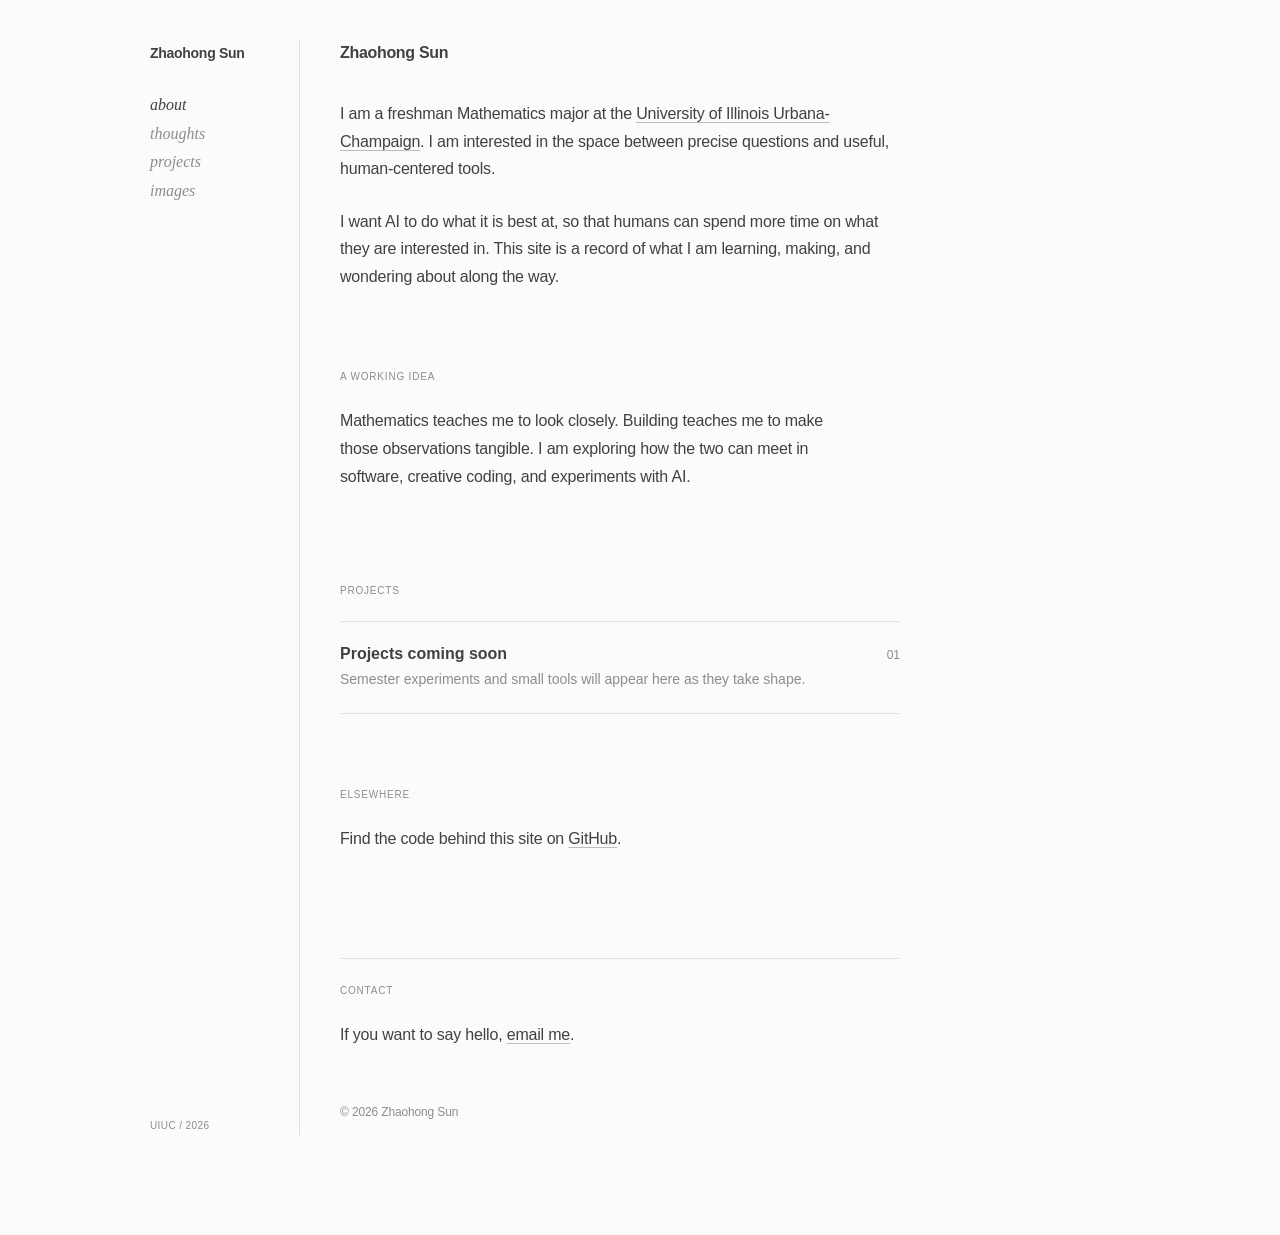
<file: index.html>
<!doctype html>
<html lang="en">
  <head>
    <meta charset="UTF-8" />
    <meta name="viewport" content="width=device-width, initial-scale=1.0" />
    <meta name="description" content="Zhaohong Sun — freshman Mathematics major at UIUC." />
    <title>Zhaohong Sun</title>
    <link rel="stylesheet" href="styles.css" />
  </head>
  <body>
    <div class="shell">
      <aside class="sidebar">
        <a class="identity" href="#top" aria-label="Back to top">Zhaohong Sun</a>
        <nav aria-label="Main navigation">
          <a class="active" href="/">about</a>
          <a href="/thoughts/">thoughts</a>
          <a href="/projects/">projects</a>
          <a href="/images/">images</a>
        </nav>
        <span class="side-note">UIUC / 2026</span>
      </aside>

      <main id="top" class="content">
        <section id="about" class="intro">
          <h1>Zhaohong Sun</h1>
          <p>I am a freshman Mathematics major at the <a href="https://illinois.edu/">University of Illinois Urbana-Champaign</a>. I am interested in the space between precise questions and useful, human-centered tools.</p>
          <p>I want AI to do what it is best at, so that humans can spend more time on what they are interested in. This site is a record of what I am learning, making, and wondering about along the way.</p>
        </section>

        <section id="thoughts" class="section thoughts">
          <p class="section-label">A working idea</p>
          <p>Mathematics teaches me to look closely. Building teaches me to make those observations tangible. I am exploring how the two can meet in software, creative coding, and experiments with AI.</p>
        </section>

        <section id="projects" class="section projects">
          <p class="section-label">Projects</p>
          <article class="project">
            <div><h2>Projects coming soon</h2><p>Semester experiments and small tools will appear here as they take shape.</p></div>
            <span class="project-index">01</span>
          </article>
        </section>

        <section class="section links">
          <p class="section-label">Elsewhere</p>
          <p>Find the code behind this site on <a href="https://github.com/stanley-robomaster/zhaohong-sun-portfolio">GitHub</a>.</p>
        </section>

        <footer id="contact" class="footer">
          <p class="section-label">Contact</p>
          <p>If you want to say hello, <a href="mailto:zs64@illinois.edu">email me</a>.</p>
          <p class="footer-meta">© 2026 Zhaohong Sun</p>
        </footer>
      </main>
    </div>
  </body>
</html>
</file>
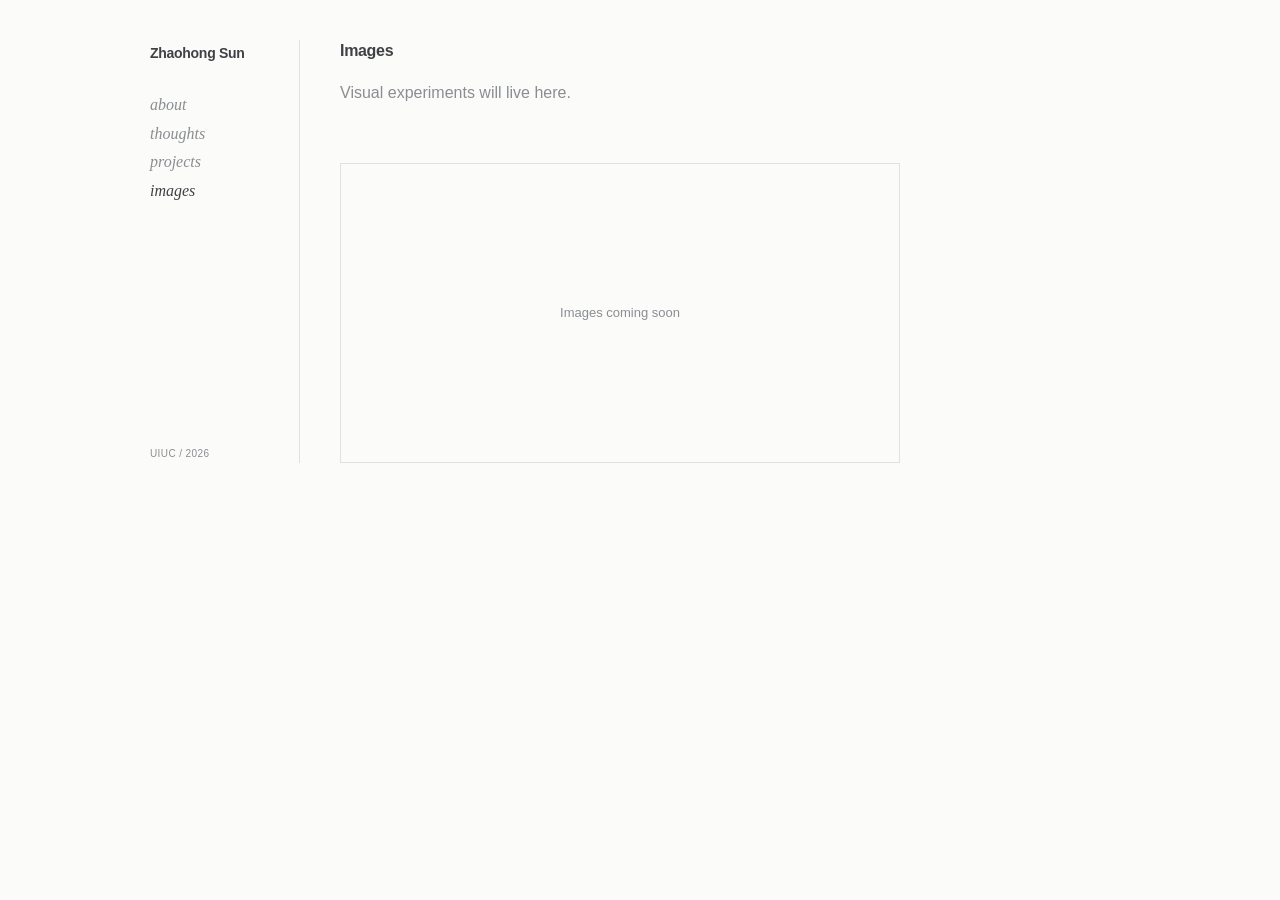
<file: images/index.html>
<!doctype html>
<html lang="en">
  <head>
    <meta charset="UTF-8" />
    <meta name="viewport" content="width=device-width, initial-scale=1.0" />
    <meta name="description" content="Images and visual experiments by Zhaohong Sun." />
    <title>Images — Zhaohong Sun</title>
    <link rel="stylesheet" href="../styles.css" />
  </head>
  <body>
    <div class="shell">
      <aside class="sidebar">
        <a class="identity" href="/" aria-label="Back to about">Zhaohong Sun</a>
        <nav aria-label="Main navigation">
          <a href="/">about</a><a href="/thoughts/">thoughts</a><a href="/projects/">projects</a><a class="active" href="/images/">images</a>
        </nav>
        <span class="side-note">UIUC / 2026</span>
      </aside>
      <main class="content page-list">
        <h1>Images</h1>
        <p class="lede">Visual experiments will live here.</p>
        <div class="image-placeholder" aria-label="Images coming soon"><span>Images coming soon</span></div>
      </main>
    </div>
  </body>
</html>
</file>
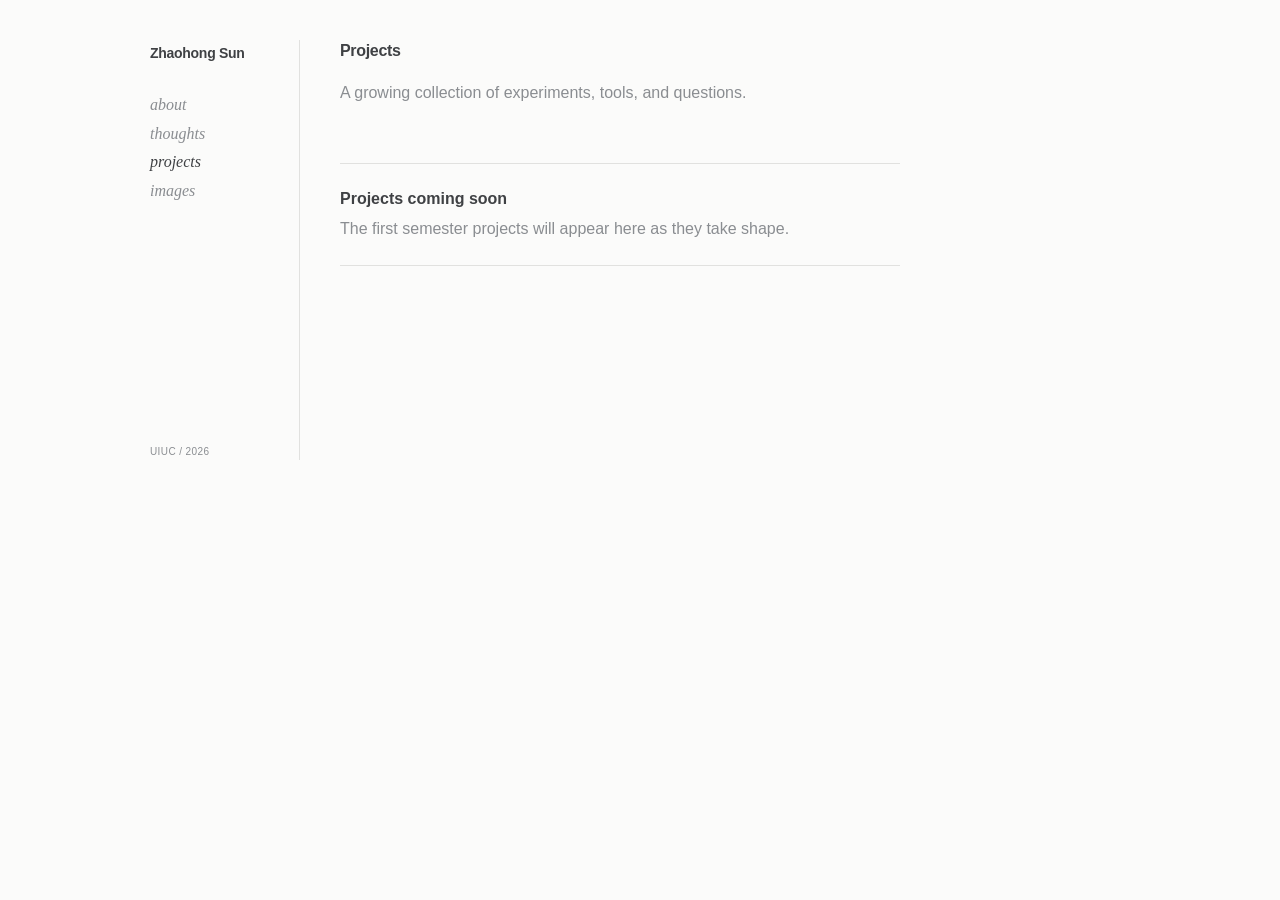
<file: projects/index.html>
<!doctype html>
<html lang="en">
  <head>
    <meta charset="UTF-8" />
    <meta name="viewport" content="width=device-width, initial-scale=1.0" />
    <meta name="description" content="Projects by Zhaohong Sun." />
    <title>Projects — Zhaohong Sun</title>
    <link rel="stylesheet" href="../styles.css" />
  </head>
  <body>
    <div class="shell">
      <aside class="sidebar">
        <a class="identity" href="/" aria-label="Back to about">Zhaohong Sun</a>
        <nav aria-label="Main navigation">
          <a href="/">about</a><a href="/thoughts/">thoughts</a><a class="active" href="/projects/">projects</a><a href="/images/">images</a>
        </nav>
        <span class="side-note">UIUC / 2026</span>
      </aside>
      <main class="content page-list">
        <h1>Projects</h1>
        <p class="lede">A growing collection of experiments, tools, and questions.</p>
        <section class="project-detail"><h2>Projects coming soon</h2><p>The first semester projects will appear here as they take shape.</p></section>
      </main>
    </div>
  </body>
</html>
</file>
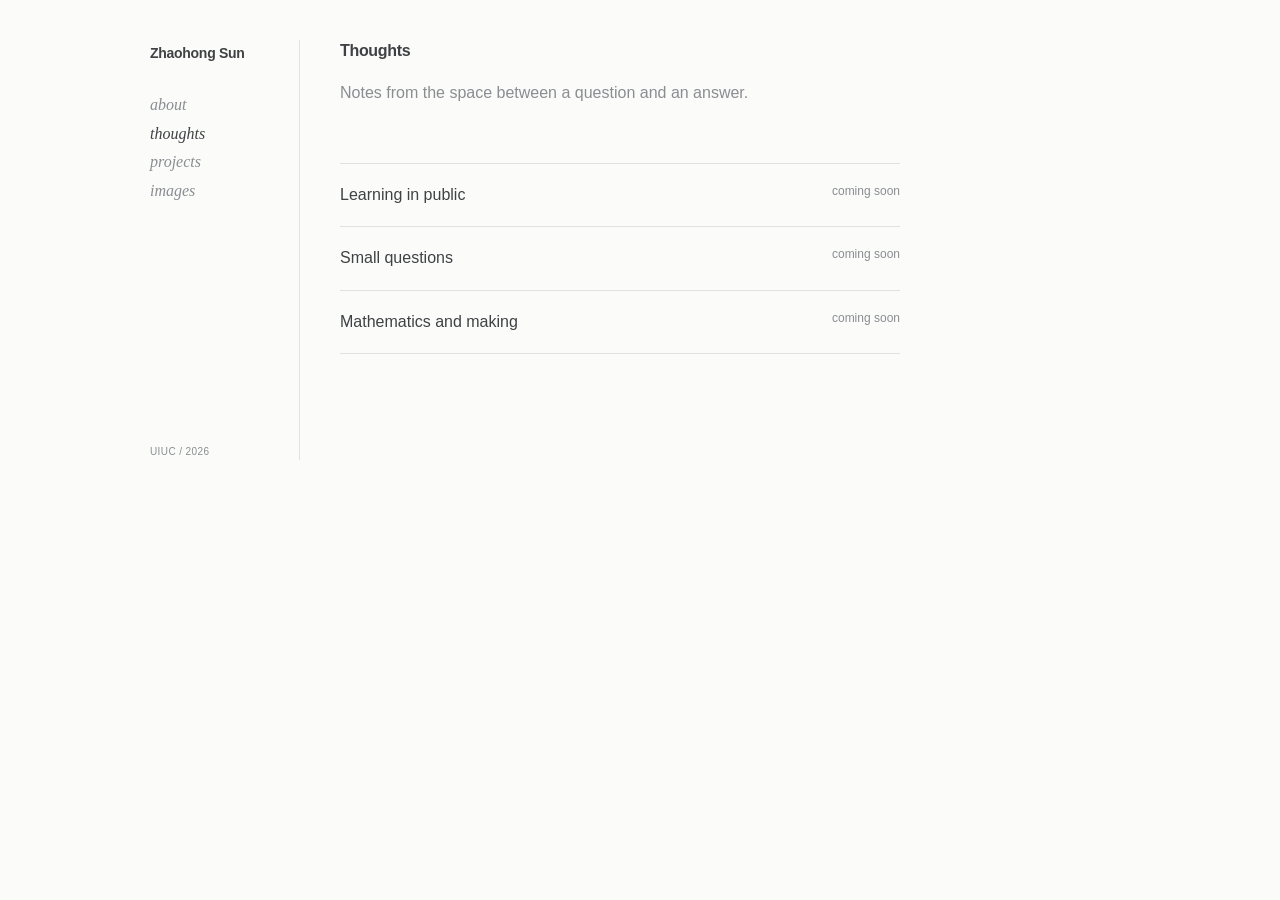
<file: thoughts/index.html>
<!doctype html>
<html lang="en">
  <head>
    <meta charset="UTF-8" />
    <meta name="viewport" content="width=device-width, initial-scale=1.0" />
    <meta name="description" content="Thoughts by Zhaohong Sun." />
    <title>Thoughts — Zhaohong Sun</title>
    <link rel="stylesheet" href="../styles.css" />
  </head>
  <body>
    <div class="shell">
      <aside class="sidebar">
        <a class="identity" href="/" aria-label="Back to about">Zhaohong Sun</a>
        <nav aria-label="Main navigation">
          <a href="/">about</a><a class="active" href="/thoughts/">thoughts</a><a href="/projects/">projects</a><a href="/images/">images</a>
        </nav>
        <span class="side-note">UIUC / 2026</span>
      </aside>
      <main class="content page-list">
        <h1>Thoughts</h1>
        <p class="lede">Notes from the space between a question and an answer.</p>
        <div class="list-item"><span>Learning in public</span><time>coming soon</time></div>
        <div class="list-item"><span>Small questions</span><time>coming soon</time></div>
        <div class="list-item"><span>Mathematics and making</span><time>coming soon</time></div>
      </main>
    </div>
  </body>
</html>
</file>
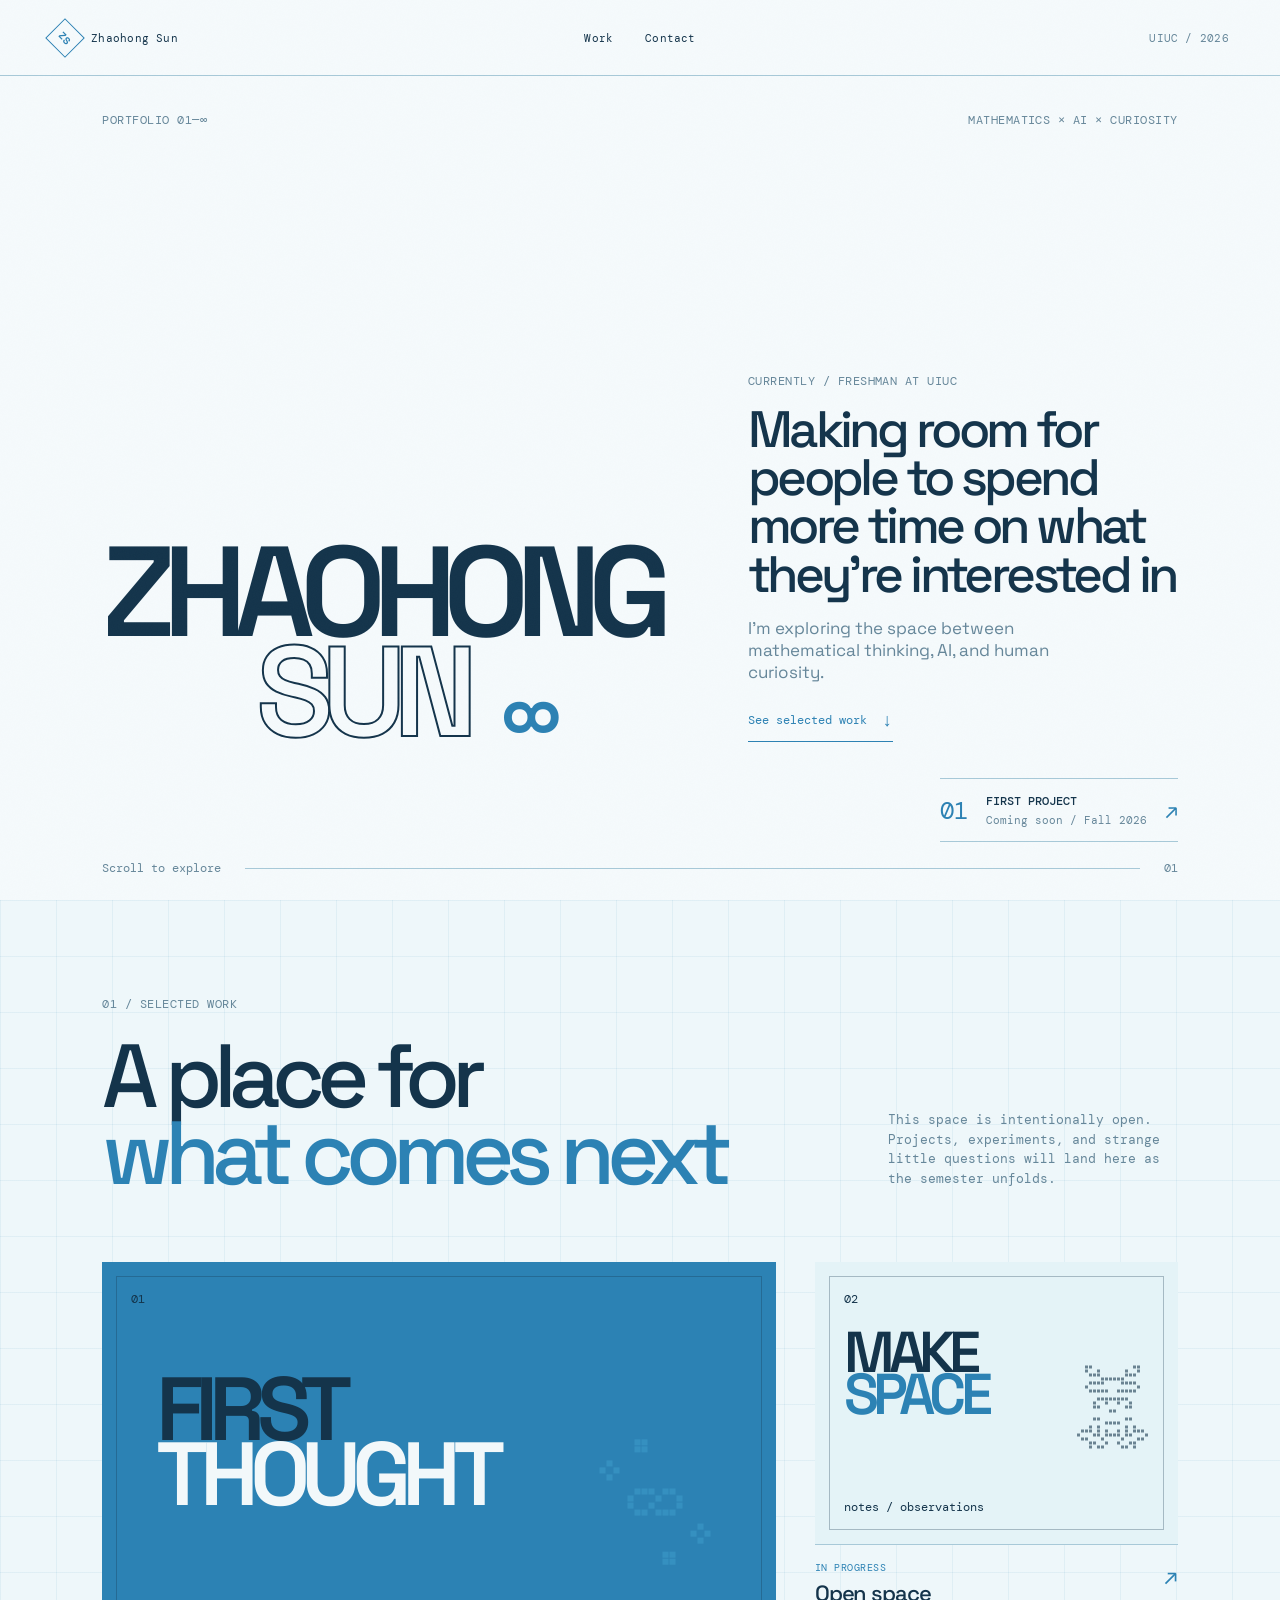
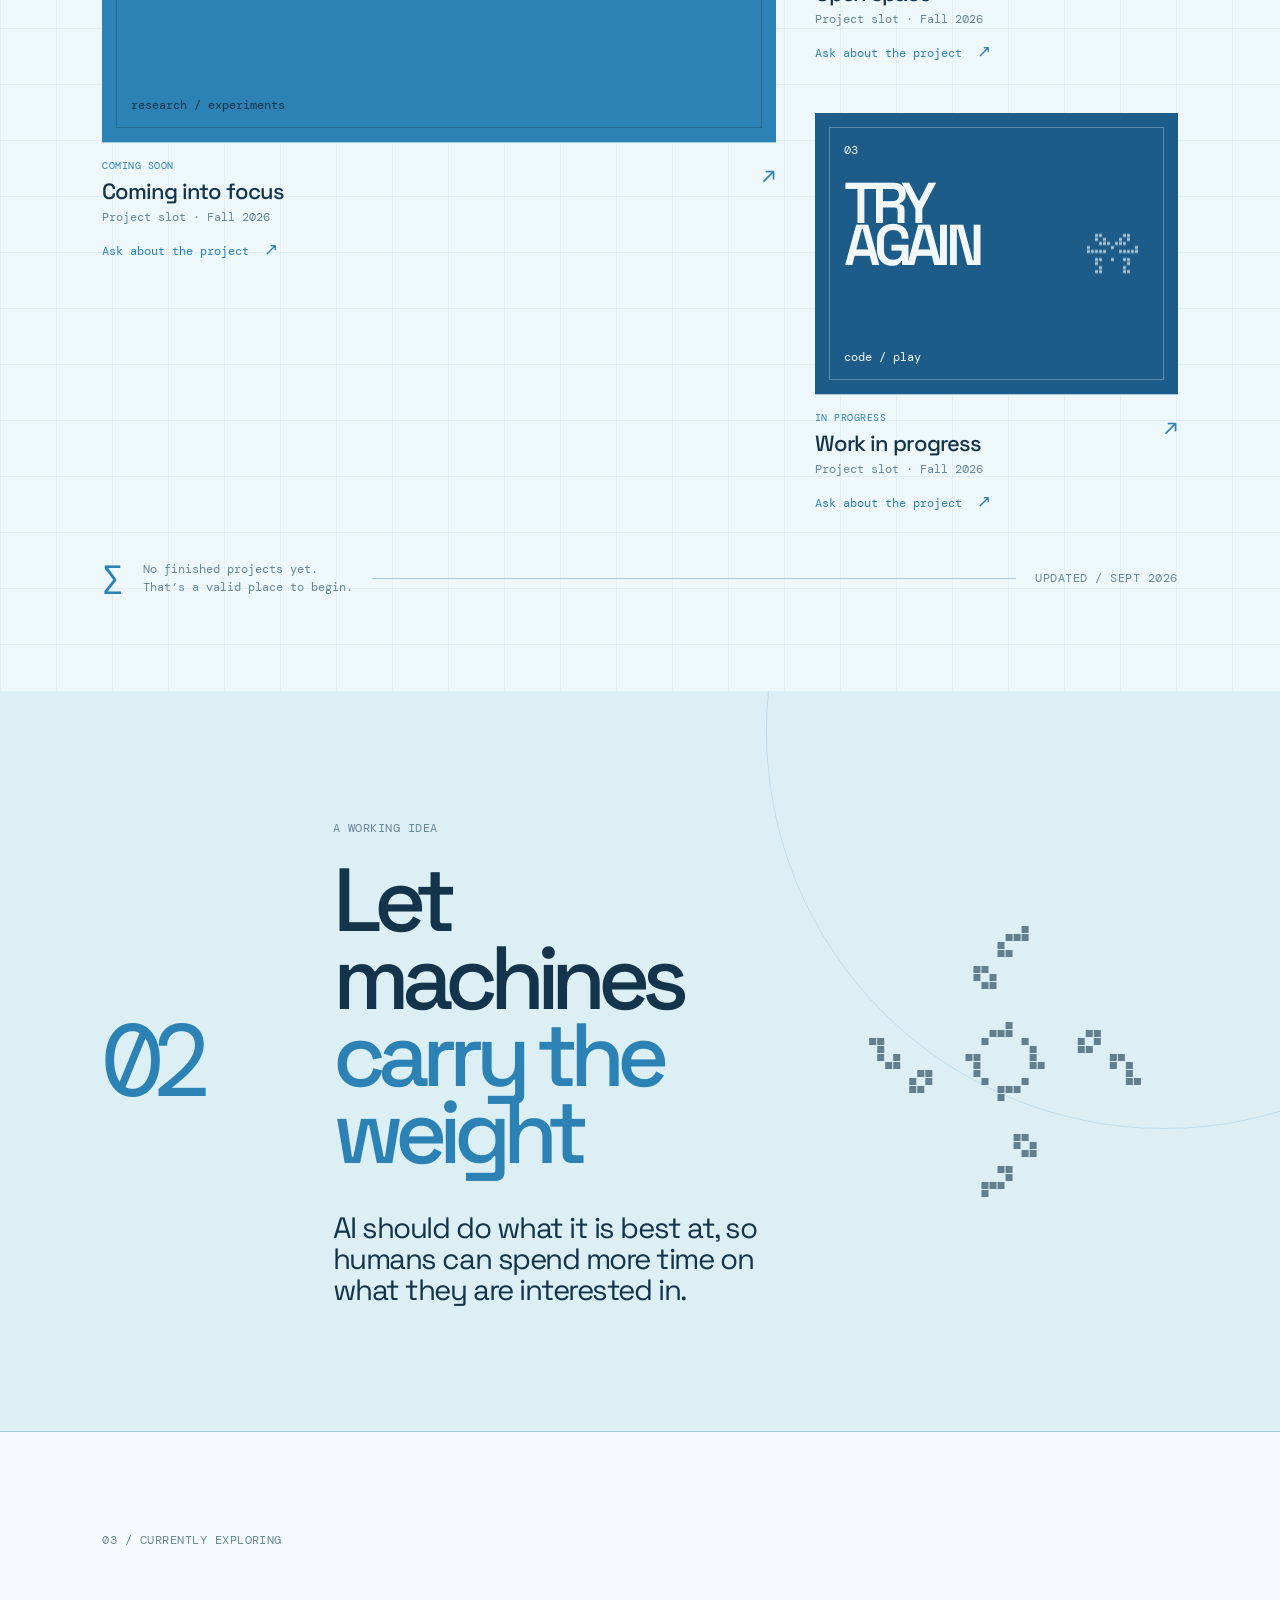
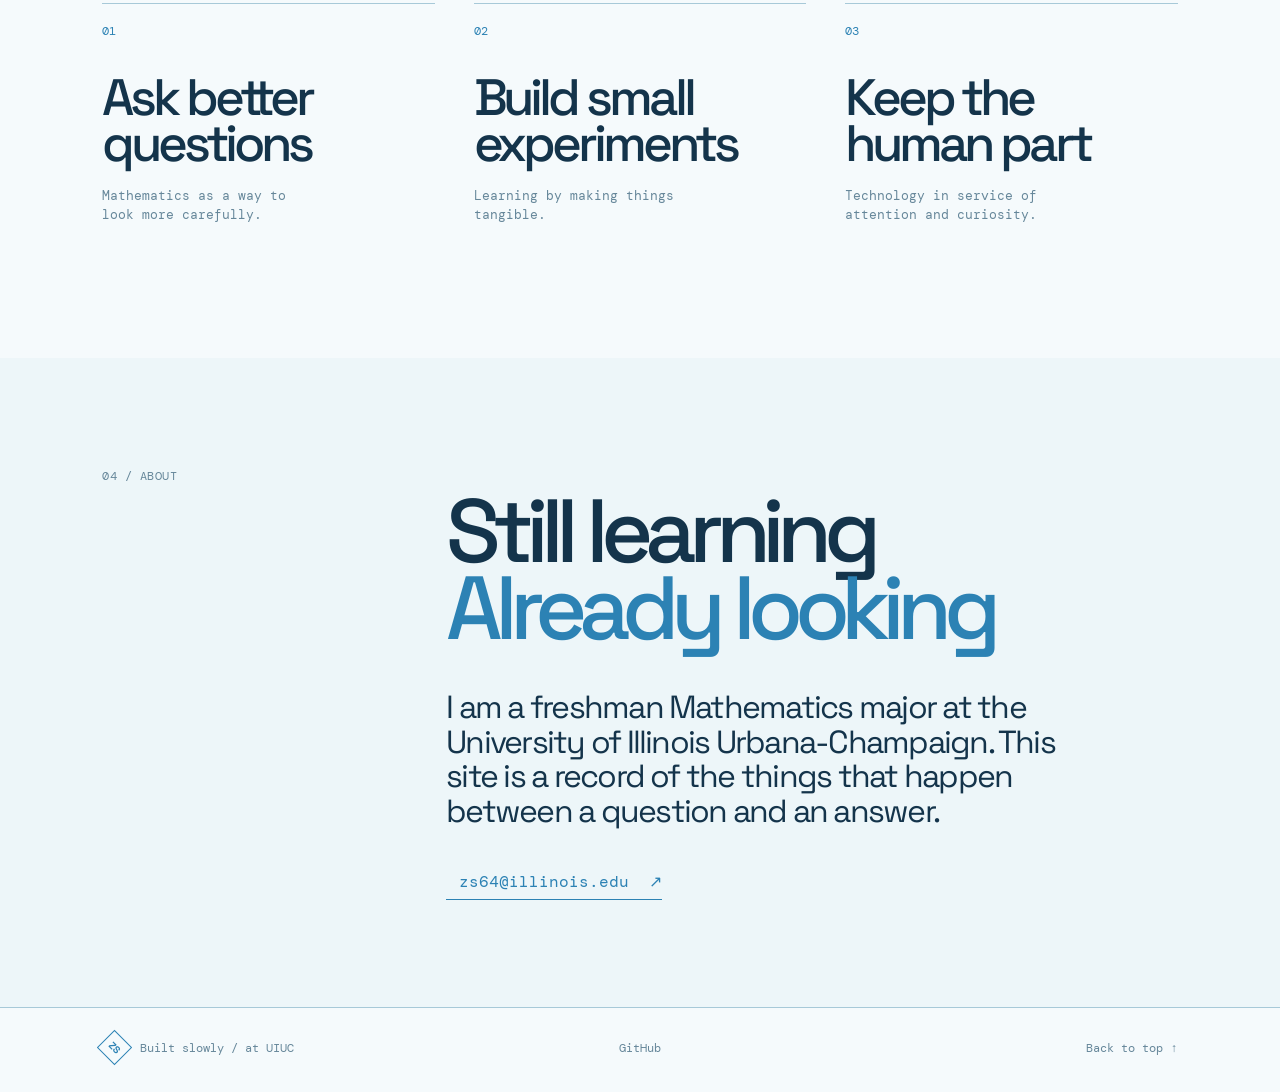
<file: archive/previous-portfolio-2026/index.html>
<!doctype html>
<html lang="en">
  <head>
    <meta charset="UTF-8" />
    <meta name="viewport" content="width=device-width, initial-scale=1.0" />
    <meta name="description" content="Zhaohong Sun — Mathematics student at UIUC, exploring the space between AI and human curiosity." />
    <title>Zhaohong Sun — Selected work</title>
    <link rel="stylesheet" href="styles.css?v=infinity-undo-left-shift" />
  </head>
  <body>
    <div class="grid-overlay" aria-hidden="true"></div>
    <header class="site-header">
      <a class="wordmark" href="#top"><span class="mark">ZS</span><span>Zhaohong Sun</span></a>
      <nav aria-label="Main navigation"><a href="#work">Work</a><a href="#contact">Contact</a></nav>
      <span class="header-index">UIUC / 2026</span>
    </header>

    <main id="top">
      <section class="hero page-pad">
        <div class="hero-top"><span class="micro-label">PORTFOLIO 01—∞</span><span class="micro-label">MATHEMATICS × AI × CURIOSITY</span></div>
        <div class="hero-main">
          <div class="hero-name"><span>ZHAOHONG</span><span class="outline">SUN</span><i class="crosshair">∞</i></div>
          <div class="hero-copy"><span class="micro-label">CURRENTLY / FRESHMAN AT UIUC</span><h1>Making room for people to spend more time on what they’re interested in</h1><p>I’m exploring the space between mathematical thinking, AI, and human curiosity.</p><a class="primary-cta" href="#work">See selected work <span>↓</span></a></div>
        </div>
        <a class="hero-project-hint" href="#work" aria-label="Jump to coming soon project"><span class="hint-index">01</span><span><b>FIRST PROJECT</b><small>Coming soon / Fall 2026</small></span><span class="hint-arrow">↗</span></a>
        <div class="hero-footer"><span>Scroll to explore</span><span class="line-grow"></span><span>01</span></div>
      </section>

      <section class="work page-pad" id="work">
        <div class="section-intro"><div><span class="section-label">01 / SELECTED WORK</span><h1>A place for<br /><em>what comes next</em></h1></div><p class="section-note">This space is intentionally open. Projects, experiments, and strange little questions will land here as the semester unfolds.</p></div>
        <div class="work-grid">
          <a class="work-card work-card-large" href="#contact" data-email-user="zs64" data-email-domain="illinois.edu" aria-label="Email Zhaohong about coming soon project one"><div class="card-art art-blue"><span class="card-number">01</span><canvas class="life-canvas" data-pattern="period32P21" aria-label="Animated Conway's Game of Life 32P21 oscillator"></canvas><div class="art-word">FIRST<br /><i>THOUGHT</i></div><span class="card-caption">research / experiments</span></div><div class="card-meta"><div><span class="status-tag">COMING SOON</span><h2>Coming into focus</h2><p>Project slot · Fall 2026</p></div><span class="card-arrow">↗</span></div><span class="project-link">Ask about the project <span>↗</span></span></a>
          <a class="work-card" href="#contact" data-email-user="zs64" data-email-domain="illinois.edu" aria-label="Email Zhaohong about coming soon project two"><div class="card-art art-pale"><span class="card-number">02</span><canvas class="life-canvas" data-pattern="period104P9" aria-label="Animated Conway's Game of Life 104P9 oscillator"></canvas><div class="art-word small">MAKE<br /><i>SPACE</i></div><span class="card-caption">notes / observations</span></div><div class="card-meta"><div><span class="status-tag">IN PROGRESS</span><h2>Open space</h2><p>Project slot · Fall 2026</p></div><span class="card-arrow">↗</span></div><span class="project-link">Ask about the project <span>↗</span></span></a>
          <a class="work-card" href="#contact" data-email-user="zs64" data-email-domain="illinois.edu" aria-label="Email Zhaohong about coming soon project three"><div class="card-art art-cobalt"><span class="card-number">03</span><canvas class="life-canvas" data-pattern="period37P10_1" aria-label="Animated Conway's Game of Life 37P10.1 oscillator"></canvas><div class="art-word small light">TRY<br /><i>AGAIN</i></div><span class="card-caption">code / play</span></div><div class="card-meta"><div><span class="status-tag">IN PROGRESS</span><h2>Work in progress</h2><p>Project slot · Fall 2026</p></div><span class="card-arrow">↗</span></div><span class="project-link">Ask about the project <span>↗</span></span></a>
        </div>
        <div class="empty-note"><span class="plus">∑</span><span>No finished projects yet.<br />That’s a valid place to begin.</span><span class="empty-line"></span><span class="micro-label">UPDATED / SEPT 2026</span></div>
      </section>

      <section class="manifesto page-pad"><div class="manifesto-number">02</div><div class="manifesto-copy"><span class="section-label">A WORKING IDEA</span><h2>Let machines<br /><span>carry the weight</span></h2><p>AI should do what it is best at, so humans can spend more time on what they are interested in.</p></div><canvas class="life-canvas manifesto-life" data-pattern="period72P21" aria-label="Animated Conway's Game of Life 72P21 oscillator"></canvas></section>

      <section class="process page-pad"><div class="section-label">03 / CURRENTLY EXPLORING</div><div class="process-grid"><div><span class="process-number">01</span><h2>Ask better<br />questions</h2><p>Mathematics as a way to look more carefully.</p></div><div><span class="process-number">02</span><h2>Build small<br />experiments</h2><p>Learning by making things tangible.</p></div><div><span class="process-number">03</span><h2>Keep the<br />human part</h2><p>Technology in service of attention and curiosity.</p></div></div></section>

      <section class="about page-pad" id="about"><div class="section-label">04 / ABOUT</div><div class="about-copy"><h2>Still learning<br /><em>Already looking</em></h2><p>I am a freshman Mathematics major at the University of Illinois Urbana-Champaign. This site is a record of the things that happen between a question and an answer.</p><a class="text-link" href="#contact" data-email-user="zs64" data-email-domain="illinois.edu" aria-label="Email Zhaohong Sun"><span data-email-label></span> <span>↗</span></a></div></section>
    </main>

    <footer class="site-footer page-pad" id="contact"><div><span class="mark">ZS</span><span>Built slowly / at UIUC</span></div><div class="footer-links"><a href="https://github.com/stanley-robomaster/zhaohong-sun-portfolio">GitHub</a></div><a href="#top">Back to top ↑</a></footer>
    <script src="script.js"></script>
  </body>
</html>
</file>
<file: styles.css>
:root {
  --paper: #fbfbfa;
  --ink: #3f4144;
  --muted: #8a8d91;
  --rule: #e1e1df;
  --accent: #6b7d91;
  --serif: Georgia, 'Times New Roman', serif;
  --sans: -apple-system, BlinkMacSystemFont, 'Segoe UI', Helvetica, Arial, sans-serif;
}
* { box-sizing: border-box; }
html { scroll-behavior: smooth; }
body { margin: 0; background: var(--paper); color: var(--ink); font-family: var(--sans); font-size: 16px; line-height: 1.65; }
a { color: inherit; text-decoration: underline; text-decoration-color: #b9bdc1; text-decoration-thickness: 1px; text-underline-offset: 3px; transition: color .2s ease, text-decoration-color .2s ease; }
a:hover, a:focus-visible { color: var(--accent); text-decoration-color: currentColor; }
.shell { width: min(100% - 64px, 980px); margin: 0 auto; display: grid; grid-template-columns: 150px minmax(0, 560px); column-gap: 40px; padding: 40px 0 100px; }
.sidebar { min-height: 420px; border-right: 1px solid var(--rule); padding-right: 28px; display: flex; flex-direction: column; }
.identity { display: inline-block; font-weight: 650; font-size: 14px; text-decoration: none; letter-spacing: -.02em; margin: 2px 0 27px; }
nav { display: flex; flex-direction: column; gap: 3px; }
nav a { color: var(--muted); font: italic 16px/1.6 var(--serif); text-decoration: none; }
nav a.active, nav a:hover, nav a:focus-visible { color: var(--ink); }
.side-note { margin-top: auto; color: var(--muted); font-size: 10px; letter-spacing: .04em; }
.content { min-width: 0; }
.intro { padding-top: 2px; }
h1, h2, p { margin-top: 0; }
h1 { font-size: 16px; line-height: 1.4; font-weight: 650; letter-spacing: -.02em; margin-bottom: 36px; }
.intro p, .section > p:not(.section-label), .footer p:not(.section-label) { font-size: 16px; line-height: 1.72; letter-spacing: -.012em; }
.intro p { margin-bottom: 25px; }
.section { margin-top: 78px; }
.section-label { color: var(--muted); font-size: 10px; line-height: 1.3; letter-spacing: .08em; text-transform: uppercase; margin-bottom: 24px; }
.thoughts { padding-top: 2px; }
.thoughts > p:last-child { max-width: 520px; }
.projects { margin-top: 94px; }
.project { border-top: 1px solid var(--rule); border-bottom: 1px solid var(--rule); padding: 21px 0 22px; display: flex; justify-content: space-between; gap: 30px; }
.project h2 { font-size: 16px; line-height: 1.4; font-weight: 600; margin-bottom: 4px; }
.project p { color: var(--muted); font-size: 14px; line-height: 1.55; margin: 0; }
.project-index { color: var(--muted); font-size: 12px; padding-top: 3px; }
.links { margin-top: 74px; }
.footer { margin-top: 105px; padding-top: 25px; border-top: 1px solid var(--rule); }
.footer-meta { color: var(--muted); font-size: 12px !important; margin-top: 54px; }
.page-list h1 { margin-bottom: 18px; }
.lede { color: var(--muted); margin-bottom: 56px; }
.list-item { border-top: 1px solid var(--rule); padding: 18px 0; display: flex; justify-content: space-between; gap: 20px; }
.list-item:last-of-type { border-bottom: 1px solid var(--rule); }
.list-item time { color: var(--muted); font-size: 12px; }
.project-detail { border-top: 1px solid var(--rule); border-bottom: 1px solid var(--rule); padding: 22px 0; }
.project-detail h2 { font-size: 16px; margin-bottom: 4px; }
.project-detail p { color: var(--muted); margin: 0; }
.image-placeholder { height: 300px; border: 1px solid var(--rule); display: grid; place-items: center; color: var(--muted); font-size: 13px; }
@media (max-width: 680px) {
  .shell { width: min(100% - 40px, 560px); display: block; padding: 25px 0 70px; }
  .sidebar { min-height: 0; border-right: 0; border-bottom: 1px solid var(--rule); padding: 0 0 18px; margin-bottom: 41px; display: block; }
  .identity { margin: 0 0 13px; }
  nav { flex-direction: row; flex-wrap: wrap; gap: 0 20px; }
  .side-note { display: none; }
  h1 { margin-bottom: 31px; }
  .section { margin-top: 66px; }
  .projects { margin-top: 77px; }
  .footer { margin-top: 86px; }
}
@media (prefers-reduced-motion: reduce) { html { scroll-behavior: auto; } *, *::before, *::after { transition-duration: .01ms !important; } }
</file>
<file: archive/previous-portfolio-2026/styles.css>
@import url('https://fonts.googleapis.com/css2?family=DM+Mono:wght@400;500&family=Space+Grotesk:wght@400;500;600;700&display=swap');
:root{--ink:#14344b;--blue:#2c82b4;--sky:#cceaf5;--ice:#f2f8fa;--line:#a7c9d8;--muted:#66879a;--mono:'DM Mono',monospace;--sans:'Space Grotesk',sans-serif}*{box-sizing:border-box}html{scroll-behavior:smooth}body{margin:0;background:var(--ice);color:var(--ink);font-family:var(--sans);font-size:16px}a{color:inherit;text-decoration:none}.grid-overlay{position:fixed;inset:0;pointer-events:none;z-index:-1;opacity:.28;background-image:linear-gradient(to right,transparent 49.9%,var(--line) 50%,transparent 50.1%),linear-gradient(to bottom,transparent 49.9%,var(--line) 50%,transparent 50.1%);background-size:48px 48px}.page-pad{padding-left:8vw;padding-right:8vw}.site-header{height:76px;display:flex;align-items:center;justify-content:space-between;border-bottom:1px solid var(--line);padding:0 4vw;font:11px var(--mono);letter-spacing:.02em}.wordmark{display:flex;gap:12px;align-items:center}.mark{display:grid;place-items:center;width:28px;height:28px;border:1px solid var(--blue);color:var(--blue);font:700 10px var(--sans);transform:rotate(45deg)}.mark::first-letter{transform:rotate(-45deg)}nav{display:flex;gap:32px}nav a:hover,.footer-links a:hover,.text-link:hover{color:var(--blue)}.header-index{color:var(--muted)}.micro-label,.section-label{font:10px var(--mono);letter-spacing:.04em;color:var(--muted)}.hero{min-height:calc(100vh - 76px);display:flex;flex-direction:column;padding-top:6vh;padding-bottom:24px}.hero-top,.hero-footer{display:flex;align-items:center;gap:24px}.hero-top{justify-content:space-between}.hero-main{display:grid;grid-template-columns:1.4fr .6fr;gap:5vw;align-items:end;flex:1;padding:10vh 0 8vh}.hero-name{position:relative;font-size:clamp(78px,13vw,200px);font-weight:600;line-height:.78;letter-spacing:-.105em}.hero-name span{display:block}.hero-name .outline{color:transparent;-webkit-text-stroke:2px var(--ink);margin-left:12vw}.crosshair{position:absolute;right:7%;top:18%;font-style:normal;color:var(--blue);font-size:.42em;font-weight:400;letter-spacing:0;line-height:1}.hero-statement{max-width:300px;padding-bottom:5px}.hero-statement p{font-size:clamp(21px,2.4vw,32px);line-height:1.05;letter-spacing:-.06em;margin:19px 0 33px}.round-link{display:grid;place-items:center;width:58px;height:58px;border:1px solid var(--blue);border-radius:50%;color:var(--blue);font-size:25px;transition:transform .18s,background .18s}.round-link:hover{background:var(--blue);color:var(--ice);transform:rotate(45deg)}.hero-footer{font:10px var(--mono);color:var(--muted)}.line-grow{height:1px;background:var(--line);flex:1}.work{padding-top:150px;padding-bottom:140px}.section-intro{display:flex;justify-content:space-between;align-items:end;margin-bottom:70px}.section-intro h1,.manifesto h2,.about h2{font-size:clamp(50px,7vw,106px);line-height:.86;letter-spacing:-.09em;font-weight:500;margin:25px 0 0}.section-intro h1 em,.manifesto h2 span,.about h2 em{font-style:normal;color:var(--blue)}.section-note{font:11px var(--mono);line-height:1.5;color:var(--muted);max-width:270px;margin:0 0 4px}.work-grid{display:grid;grid-template-columns:1.3fr .7fr;gap:5vw 3vw}.work-card{min-width:0}.work-card-large{grid-row:span 2}.card-art{height:29vw;min-height:290px;position:relative;overflow:hidden}.work-card-large .card-art{height:50vw;max-height:670px}.art-blue{background:var(--blue);color:var(--ink)}.art-pale{background:#e4f3f7}.art-cobalt{background:#1d5c88;color:var(--ice)}.card-art:after{content:'';position:absolute;inset:14px;border:1px solid currentColor;opacity:.3}.card-number,.card-caption{position:absolute;z-index:2;font:10px var(--mono)}.card-number{top:29px;left:29px}.card-caption{bottom:29px;left:29px}.orbit{position:absolute;border:1px solid currentColor;border-radius:50%;opacity:.65}.orbit-a{width:84%;height:43%;left:9%;top:30%;transform:rotate(-29deg)}.orbit-b{width:92%;height:49%;left:2%;top:26%;transform:rotate(42deg)}.art-word{position:absolute;z-index:1;left:15%;top:24%;font-size:clamp(66px,9vw,140px);font-weight:600;line-height:.72;letter-spacing:-.1em}.art-word i{font-style:normal;color:var(--ice)}.art-word.small{font-size:clamp(39px,5vw,74px);left:16%;top:25%}.art-word.light{color:var(--ice)}.signal-lines{position:absolute;inset:18% 14%;border-top:1px solid var(--ink);border-bottom:1px solid var(--ink);transform:rotate(-12deg)}.signal-lines:before,.signal-lines:after{content:'';position:absolute;left:-10%;right:-10%;top:50%;border-top:1px solid var(--ink)}.signal-lines:after{transform:rotate(90deg)}.square-spiral{position:absolute;width:54%;height:54%;right:14%;top:22%;border:1px solid var(--blue);box-shadow:12px 12px 0 -1px transparent,24px 24px 0 -1px transparent}.square-spiral:after{content:'＋';position:absolute;font-size:52px;left:38%;top:25%;color:var(--blue)}.card-meta{display:flex;justify-content:space-between;border-top:1px solid var(--line);padding-top:16px;margin-top:0}.card-meta h2{font-size:22px;line-height:1;letter-spacing:-.05em;font-weight:500;margin:0 0 7px}.card-meta p{font:10px var(--mono);color:var(--muted);margin:0}.card-arrow{font-size:23px;color:var(--blue);transition:transform .18s}.work-card:hover .card-arrow{transform:translate(5px,-5px)}.empty-note{display:grid;grid-template-columns:auto auto 1fr auto;gap:19px;align-items:center;margin-top:75px;font:10px var(--mono);line-height:1.5;color:var(--muted)}.plus{color:var(--blue);font-size:36px;line-height:1}.empty-line{height:1px;background:var(--line)}.manifesto{background:var(--sky);display:grid;grid-template-columns:1fr 2.5fr 1fr;gap:4vw;align-items:center;padding-top:125px;padding-bottom:125px;overflow:hidden}.manifesto-number{font:clamp(50px,8vw,120px) var(--mono);color:var(--blue);letter-spacing:-.12em}.manifesto-copy{max-width:680px}.manifesto-copy p{font-size:clamp(20px,2.3vw,31px);letter-spacing:-.05em;line-height:1.06;max-width:610px;margin:42px 0 0}.manifesto-shape{width:180px;height:180px;border:1px solid var(--blue);border-radius:50%;position:relative}.manifesto-shape:before,.manifesto-shape:after{content:'';position:absolute;inset:24px;border:1px solid var(--blue);border-radius:50%}.manifesto-shape:after{inset:48px}.manifesto-shape span{position:absolute;left:50%;top:-30px;height:240px;border-left:1px solid var(--blue);transform:rotate(45deg)}.about{display:grid;grid-template-columns:1fr 2.5fr;gap:4vw;padding-top:150px;padding-bottom:160px}.about-copy{max-width:850px}.about-copy p{font-size:clamp(20px,2.5vw,33px);line-height:1.08;letter-spacing:-.055em;max-width:650px;margin:43px 0}.text-link{font:11px var(--mono);border-bottom:1px solid var(--blue);padding-bottom:8px}.text-link span{color:var(--blue);font-size:16px;margin-left:13px}.site-footer{border-top:1px solid var(--line);padding-top:27px;padding-bottom:32px;display:flex;justify-content:space-between;align-items:center;font:10px var(--mono);color:var(--muted)}.site-footer>div:first-child{display:flex;align-items:center;gap:13px}.footer-links{display:flex;gap:28px}.site-footer .mark{width:25px;height:25px}
@media(max-width:700px){.site-header{height:70px;padding:0 6vw}.header-index{display:none}nav{gap:16px}.page-pad{padding-left:6vw;padding-right:6vw}.hero{min-height:calc(100vh - 70px);padding-top:35px}.hero-top{align-items:flex-start;gap:12px}.hero-top .micro-label:last-child{max-width:125px;text-align:right}.hero-main{display:block;padding:17vh 0 10vh}.hero-name{font-size:clamp(65px,18vw,112px)}.hero-name .outline{margin-left:11vw;-webkit-text-stroke:1px var(--ink)}.hero-statement{margin:75px 0 0;max-width:270px}.hero-statement p{font-size:24px}.section-intro{display:block;margin-bottom:45px}.section-note{margin-top:30px}.work{padding-top:90px;padding-bottom:95px}.work-grid{display:block}.work-card,.work-card-large{margin-bottom:55px}.work-card-large .card-art{height:116vw}.card-art{height:86vw}.empty-note{grid-template-columns:auto 1fr;gap:13px;margin-top:10px}.empty-line{display:none}.empty-note .micro-label{grid-column:2}.manifesto{display:block;padding-top:85px;padding-bottom:95px}.manifesto-number{font-size:65px;margin-bottom:50px}.manifesto-copy p{margin-top:35px}.manifesto-shape{margin:65px auto 0;width:140px;height:140px}.manifesto-shape:before{inset:19px}.manifesto-shape:after{inset:38px}.manifesto-shape span{height:190px;top:-25px}.about{display:block;padding-top:90px;padding-bottom:100px}.about-copy{margin-top:45px}.about-copy p{margin-top:35px}.site-footer{align-items:flex-start;flex-wrap:wrap;gap:23px}.footer-links{order:3;width:100%}}
.micro-label,.section-label{font-size:12px!important}.hero-footer{font-size:12px}.section-note{font-size:13px;max-width:290px}.card-number,.card-caption{font-size:12px}.card-meta p,.empty-note{font-size:12px}.text-link{font-size:12px}.site-footer{font-size:12px}
.hero{min-height:calc(100vh - 76px);padding-top:4vh}.hero-main{grid-template-columns:1.15fr .85fr;padding:6vh 0 4vh}.hero-name{font-size:clamp(64px,10vw,150px)}.hero-copy h1{font-size:clamp(28px,4vw,58px);line-height:.94;letter-spacing:-.07em;font-weight:500;margin:16px 0 18px}.hero-copy p{font-size:17px;line-height:1.3;color:var(--muted);max-width:330px;margin:0 0 25px}.primary-cta{display:inline-flex;align-items:center;gap:15px;border-bottom:1px solid var(--blue);padding-bottom:9px;font:12px var(--mono);color:var(--blue)}.primary-cta span{font-size:18px}.hero-project-hint{display:grid;grid-template-columns:auto 1fr auto;align-items:center;gap:18px;border-top:1px solid var(--line);border-bottom:1px solid var(--line);padding:14px 0;margin-bottom:18px;max-width:430px;margin-left:auto;transition:color .15s}.hero-project-hint:hover{color:var(--blue)}.hint-index{font:24px var(--mono);color:var(--blue)}.hero-project-hint b,.hero-project-hint small{display:block}.hero-project-hint b{font:12px var(--mono);font-weight:500}.hero-project-hint small{font:11px var(--mono);color:var(--muted);margin-top:4px}.hint-arrow{font-size:22px;color:var(--blue)}.work{padding-top:92px;padding-bottom:95px}.work-grid{gap:4vw 3vw}.work-card{cursor:pointer}.work-card-large .card-art{height:38vw;max-height:480px}.card-art{height:22vw;min-height:230px}.status-tag{display:block;color:var(--blue);font:10px var(--mono);letter-spacing:.05em;margin-bottom:8px}.project-link{display:block;color:var(--blue);font:12px var(--mono);margin-top:13px}.project-link span{font-size:17px;margin-left:8px}.work-card:hover .project-link{text-decoration:underline;text-underline-offset:4px}.empty-note{margin-top:48px}.process{border-top:1px solid var(--line);padding-top:100px;padding-bottom:120px}.process-grid{display:grid;grid-template-columns:repeat(3,1fr);gap:3vw;margin-top:55px}.process-grid>div{border-top:1px solid var(--line);padding-top:15px}.process-number{font:12px var(--mono);color:var(--blue)}.process-grid h2{font-size:clamp(30px,4vw,58px);line-height:.9;letter-spacing:-.08em;font-weight:500;margin:35px 0 20px}.process-grid p{font:13px var(--mono);line-height:1.45;color:var(--muted);max-width:210px}.about{padding-top:110px;padding-bottom:115px}
@media(max-width:700px){.hero{min-height:calc(100vh - 70px);padding-top:30px}.hero-main{padding:8vh 0 5vh}.hero-name{font-size:clamp(62px,17vw,105px)}.hero-copy{margin-top:54px}.hero-copy h1{font-size:clamp(30px,8vw,46px)}.hero-copy p{font-size:16px}.hero-project-hint{margin-left:0;max-width:none}.work{padding-top:70px}.work-card-large .card-art{height:90vw;max-height:none}.card-art{height:72vw}.process{padding-top:70px;padding-bottom:80px}.process-grid{display:block;margin-top:40px}.process-grid>div{margin-bottom:42px}.process-grid h2{font-size:45px;margin-top:22px}.about{padding-top:75px;padding-bottom:85px}}
.grid-overlay{display:none}body{background:#f5fafc}body::before{content:'';position:fixed;inset:0;pointer-events:none;z-index:10;opacity:.035;background-image:url("data:image/svg+xml,%3Csvg xmlns='http://www.w3.org/2000/svg' width='180' height='180' viewBox='0 0 180 180'%3E%3Cfilter id='grain'%3E%3CfeTurbulence type='fractalNoise' baseFrequency='.82' numOctaves='3' stitchTiles='stitch'/%3E%3C/filter%3E%3Crect width='100%25' height='100%25' filter='url(%23grain)' opacity='.55'/%3E%3C/svg%3E")}.hero{background:#f5fafc}.work{position:relative;background-color:#eef7fa;background-image:linear-gradient(rgba(44,130,180,.075) 1px,transparent 1px),linear-gradient(90deg,rgba(44,130,180,.075) 1px,transparent 1px);background-size:56px 56px}.manifesto{position:relative;background:#dceff5}.manifesto::after{content:'';position:absolute;width:min(62vw,900px);height:min(62vw,900px);right:-22vw;top:-28vw;border:1px solid rgba(44,130,180,.16);border-radius:50%;pointer-events:none}.manifesto-shape{width:clamp(210px,27vw,370px);height:clamp(210px,27vw,370px);opacity:.62}.manifesto-shape:before{inset:12%}.manifesto-shape:after{inset:25%}.manifesto-shape span{height:130%;top:-15%}.process{background:#f5fafc}.about{background:#edf6f9}
@media(max-width:700px){.work{background-size:42px 42px}.manifesto::after{width:95vw;height:95vw;right:-48vw;top:-20vw}.manifesto-shape{width:180px;height:180px}}
.square-spiral:after{content:'∘'}
.life-canvas{position:absolute;inset:15px;width:calc(100% - 30px);height:calc(100% - 30px);z-index:0;opacity:.58}.art-word{z-index:1}.manifesto-life{position:relative;inset:auto;width:clamp(210px,27vw,370px);height:clamp(210px,27vw,370px);justify-self:center;opacity:.6}.card-art .life-canvas{mix-blend-mode:multiply}.art-blue .life-canvas{mix-blend-mode:screen;opacity:.55}.art-cobalt .life-canvas{mix-blend-mode:screen;opacity:.65}
@media(max-width:700px){.manifesto-life{width:180px;height:180px;margin:65px auto 0}.life-canvas{inset:12px;width:calc(100% - 24px);height:calc(100% - 24px)}}
.art-pale .art-word i{color:var(--blue)}
.hero-name .crosshair{left:68%;right:auto;top:61%;font-size:.84em;z-index:2}
@media(max-width:700px){.hero-name .crosshair{left:70%;top:61%;font-size:.72em}}
.site-header{position:relative}.site-header nav{position:absolute;left:50%;transform:translateX(-50%)}
.site-footer{position:relative}.site-footer .footer-links{position:absolute;left:50%;transform:translateX(-50%)}
.card-art .life-canvas{inset:15% 5% 15% auto;width:34%;height:70%;z-index:0;pointer-events:none}
.card-art .art-word{left:8%;top:24%;width:56%;max-width:56%;z-index:1}
.card-art .art-word.small{left:8%;top:25%;width:56%;max-width:56%}
@media(max-width:700px){.card-art .life-canvas{inset:15% 4% 15% auto;width:34%;height:70%}.card-art .art-word{left:8%;width:56%;max-width:56%}.card-art .art-word.small{left:8%;width:56%;max-width:56%}}
.card-art .life-canvas{inset:14% 4% auto auto;width:28%;height:72%}
.card-art .art-word{left:8%;width:50%;max-width:50%}
.card-art .art-word.small{left:8%;width:50%;max-width:50%;font-size:clamp(34px,4.5vw,58px)}
.work-card-large .art-word{font-size:clamp(56px,7vw,100px)}
@media(max-width:700px){.card-art .life-canvas{inset:14% 4% auto auto;width:28%;height:72%}.card-art .art-word{left:8%;width:50%;max-width:50%}.card-art .art-word.small{left:8%;width:50%;max-width:50%;font-size:clamp(34px,9vw,54px)}.work-card-large .art-word{font-size:clamp(54px,14vw,90px)}}
</file>
